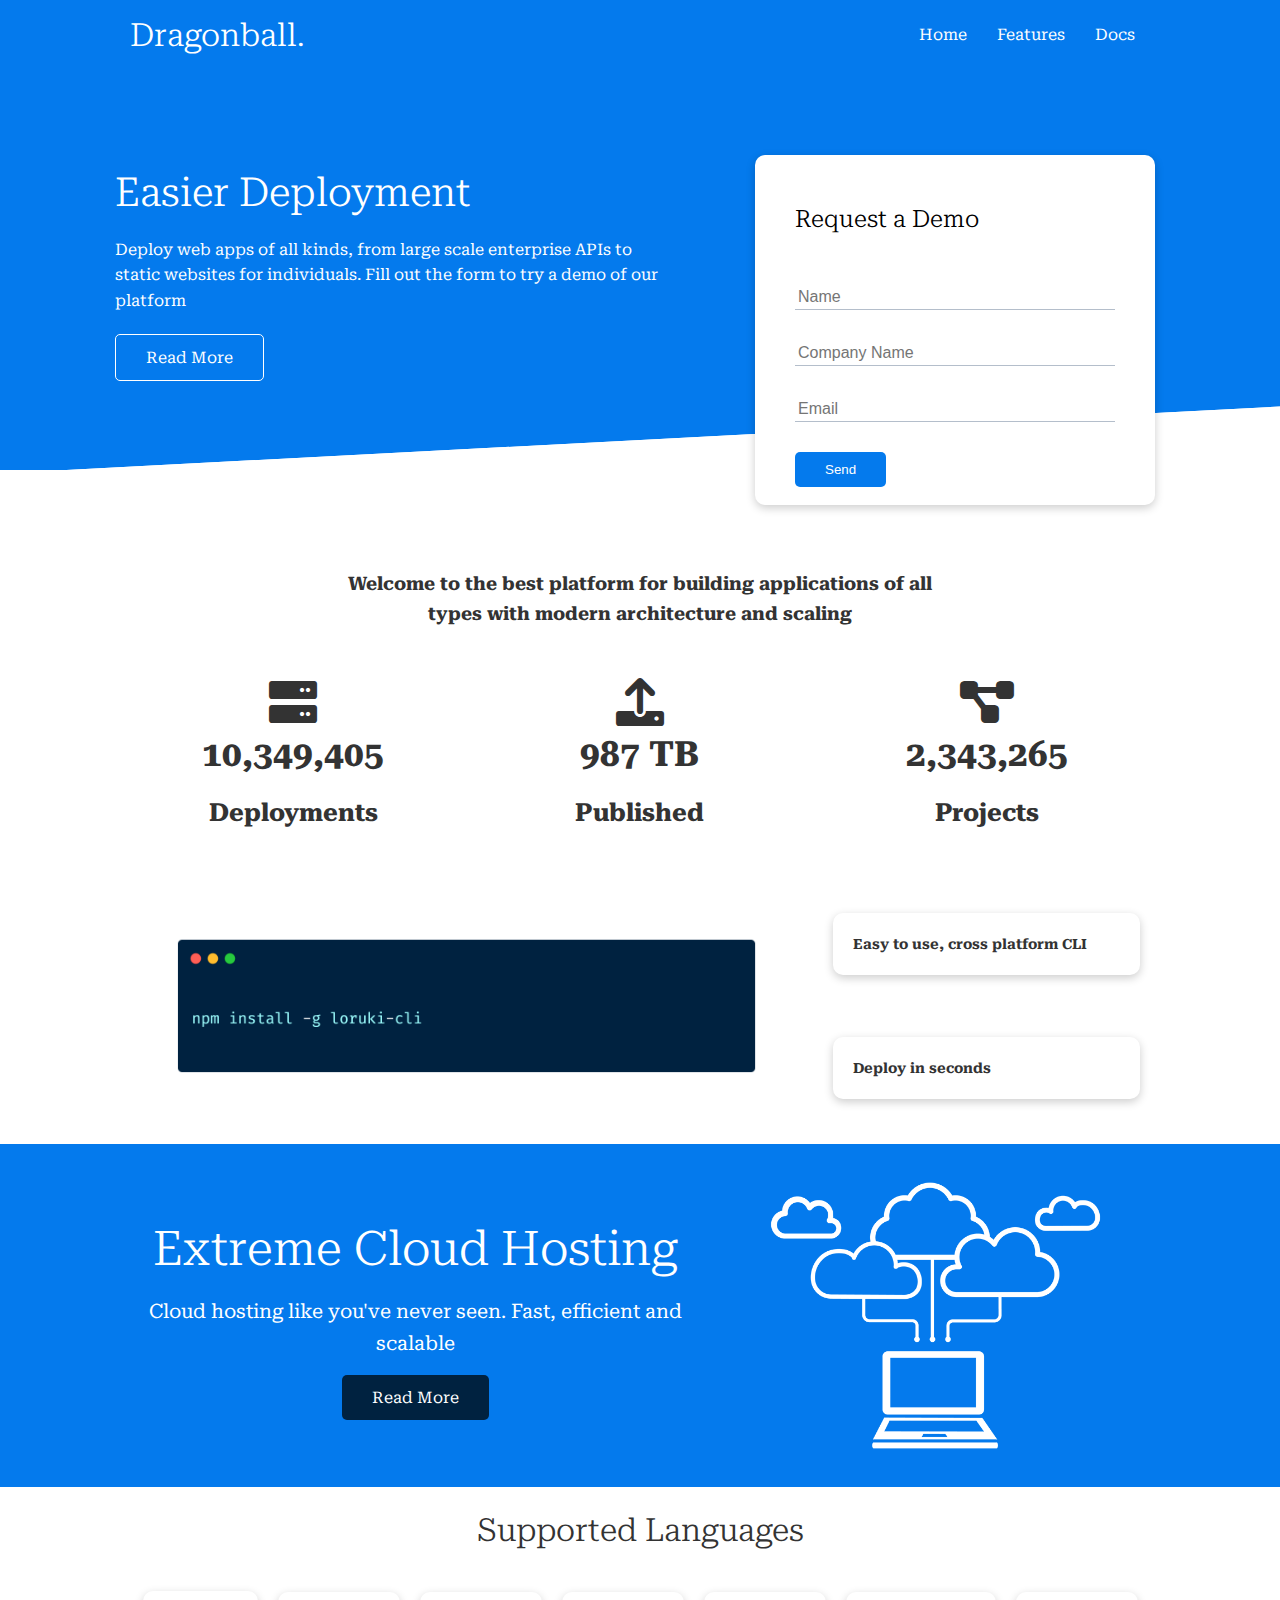
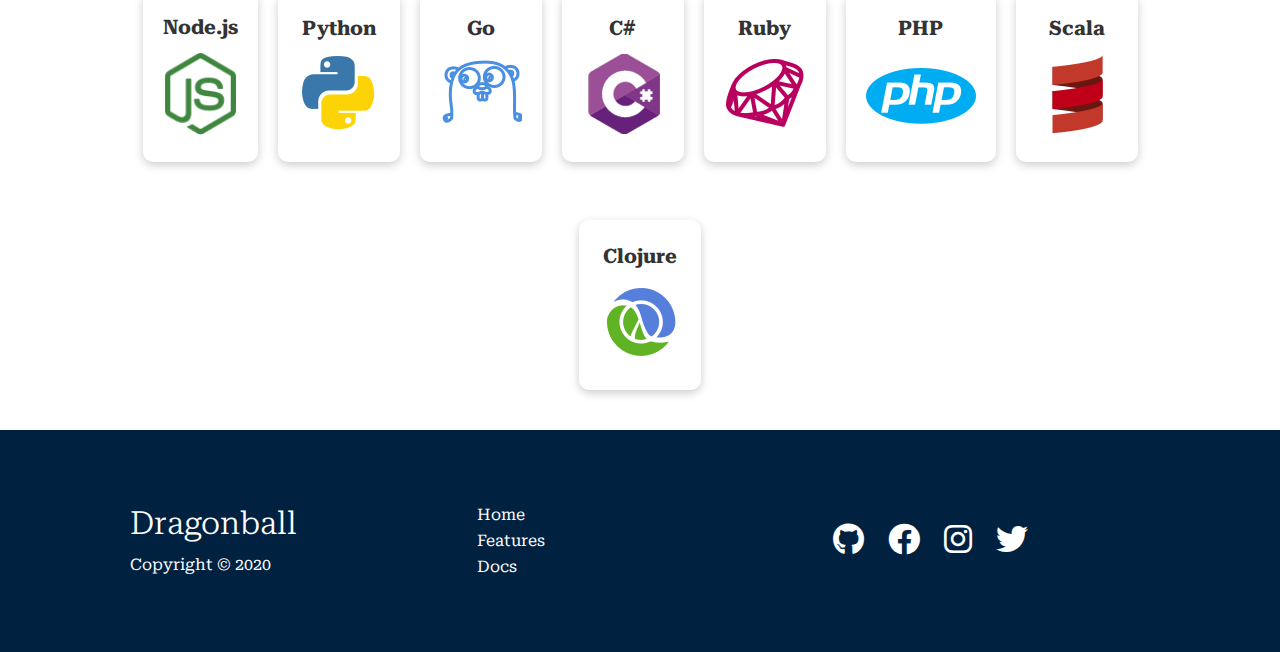
<file: index.html>
<!DOCTYPE html>
<html lang="en">
  <head>
    <meta charset="UTF-8" />
    <meta http-equiv="X-UA-Compatible" content="IE=edge" />
    <meta name="viewport" content="width=device-width, initial-scale=1.0" />
    <title>Dragonball | Cloud Hosting For Everyone</title>
    <link
      rel="stylesheet"
      href="https://cdnjs.cloudflare.com/ajax/libs/font-awesome/6.0.0/css/all.min.css"
      integrity="sha512-9usAa10IRO0HhonpyAIVpjrylPvoDwiPUiKdWk5t3PyolY1cOd4DSE0Ga+ri4AuTroPR5aQvXU9xC6qOPnzFeg=="
      crossorigin="anonymous"
      referrerpolicy="no-referrer"
    />
    <link rel="stylesheet" href="./css/utilities.css" />
    <link rel="stylesheet" href="./css/style.css" />
  </head>
  <body>
    <div class="navbar">
      <div class="container flex">
        <h1 class="logo">Dragonball.</h1>
        <nav>
          <ul>
            <li><a href="index.html">Home</a></li>
            <li><a href="features.html">Features</a></li>
            <li><a href="docs.html">Docs</a></li>
          </ul>
        </nav>
      </div>
    </div>
    <section class="showcase">
      <div class="container grid">
        <div class="showcase-text">
          <h1>Easier Deployment</h1>
          <p>
            Deploy web apps of all kinds, from large scale enterprise APIs to
            static websites for individuals. Fill out the form to try a demo of
            our platform
          </p>
          <a href="features.html" class="btn btn-outline">Read More</a>
        </div>

        <div class="showcase-form card">
          <h2>Request a Demo</h2>
          <form
            name="contact"
            method="POST"
            netlify-honeypot="bot-field"
            data-netlify="true"
          >
            <p class="hidden">
              <label
                >Don't fill this out if you're human:
                <input name="bot-field" />
              </label>
            </p>
            <input type="hidden" name="form-name" value="contact" />
            <div class="form-control">
              <input type="text" name="name" placeholder="Name" required />
            </div>
            <div class="form-control">
              <input
                type="text"
                name="company"
                placeholder="Company Name"
                required
              />
            </div>
            <div class="form-control">
              <input type="email" name="email" placeholder="Email" required />
            </div>
            <input type="submit" value="Send" class="btn btn-primary" />
          </form>
        </div>
      </div>
    </section>
    <section class="stats">
      <div class="container">
        <h3 class="stats-heading text-center my-1">
          Welcome to the best platform for building applications of all types
          with modern architecture and scaling
        </h3>
        <div class="grid grid-3 text-center my-4">
          <div>
            <i class="fas fa-server fa-3x"></i>
            <h3>10,349,405</h3>
            <p class="text-secondary">Deployments</p>
          </div>
          <div>
            <i class="fas fa-upload fa-3x"></i>
            <h3>987 TB</h3>
            <p class="text-secondary">Published</p>
          </div>
          <div>
            <i class="fas fa-project-diagram fa-3x"></i>
            <h3>2,343,265</h3>
            <p class="text-secondary">Projects</p>
          </div>
        </div>
      </div>
    </section>

    <section class="cli">
      <div class="container grid">
        <img src="images/cli.png" alt="" />
        <div class="card">
          <h3>Easy to use, cross platform CLI</h3>
        </div>
        <div class="card">
          <h3>Deploy in seconds</h3>
        </div>
      </div>
    </section>

    <section class="cloud bg-primary my-2 py-2">
      <div class="container grid">
        <div class="text-center">
          <h2 class="lg">Extreme Cloud Hosting</h2>
          <p class="lead my-1">
            Cloud hosting like you've never seen. Fast, efficient and scalable
          </p>
          <a href="features.html" class="btn btn-dark">Read More</a>
        </div>
        <img src="images/cloud.png" alt="" />
      </div>
    </section>

    <section class="languages">
      <h2 class="md text-center my-2">Supported Languages</h2>
      <div class="container flex">
        <div class="card">
          <h4>Node.js</h4>
          <img src="/images/logos/node.png" alt="" />
        </div>
        <div class="card">
          <h4>Python</h4>
          <img src="/images/logos/python.png" alt="" />
        </div>
        <div class="card">
          <h4>Go</h4>
          <img src="/images/logos/go.png" alt="" />
        </div>
        <div class="card">
          <h4>C#</h4>
          <img src="/images/logos/csharp.png" alt="" />
        </div>
        <div class="card">
          <h4>Ruby</h4>
          <img src="/images/logos/ruby.png" alt="" />
        </div>
        <div class="card">
          <h4>PHP</h4>
          <img src="/images/logos/php.png" alt="" />
        </div>
        <div class="card">
          <h4>Scala</h4>
          <img src="/images/logos/scala.png" alt="" />
        </div>
        <div class="card">
          <h4>Clojure</h4>
          <img src="/images/logos/clojure.png" alt="" />
        </div>
      </div>
    </section>

    <footer class="footer bg-dark py-5">
      <div class="container grid grid-3">
        <div>
          <h1>Dragonball</h1>
          <p>Copyright &copy; 2020</p>
        </div>
        <nav>
          <ul>
            <li><a href="index.html">Home</a></li>
            <li><a href="features.html">Features</a></li>
            <li><a href="docs.html">Docs</a></li>
          </ul>
        </nav>
        <div class="social">
          <a href="#"><i class="fab fa-github fa-2x"></i></a>
          <a href="#"><i class="fab fa-facebook fa-2x"></i></a>
          <a href="#"><i class="fab fa-instagram fa-2x"></i></a>
          <a href="#"><i class="fab fa-twitter fa-2x"></i></a>
        </div>
      </div>
    </footer>
  </body>
</html>
</file>
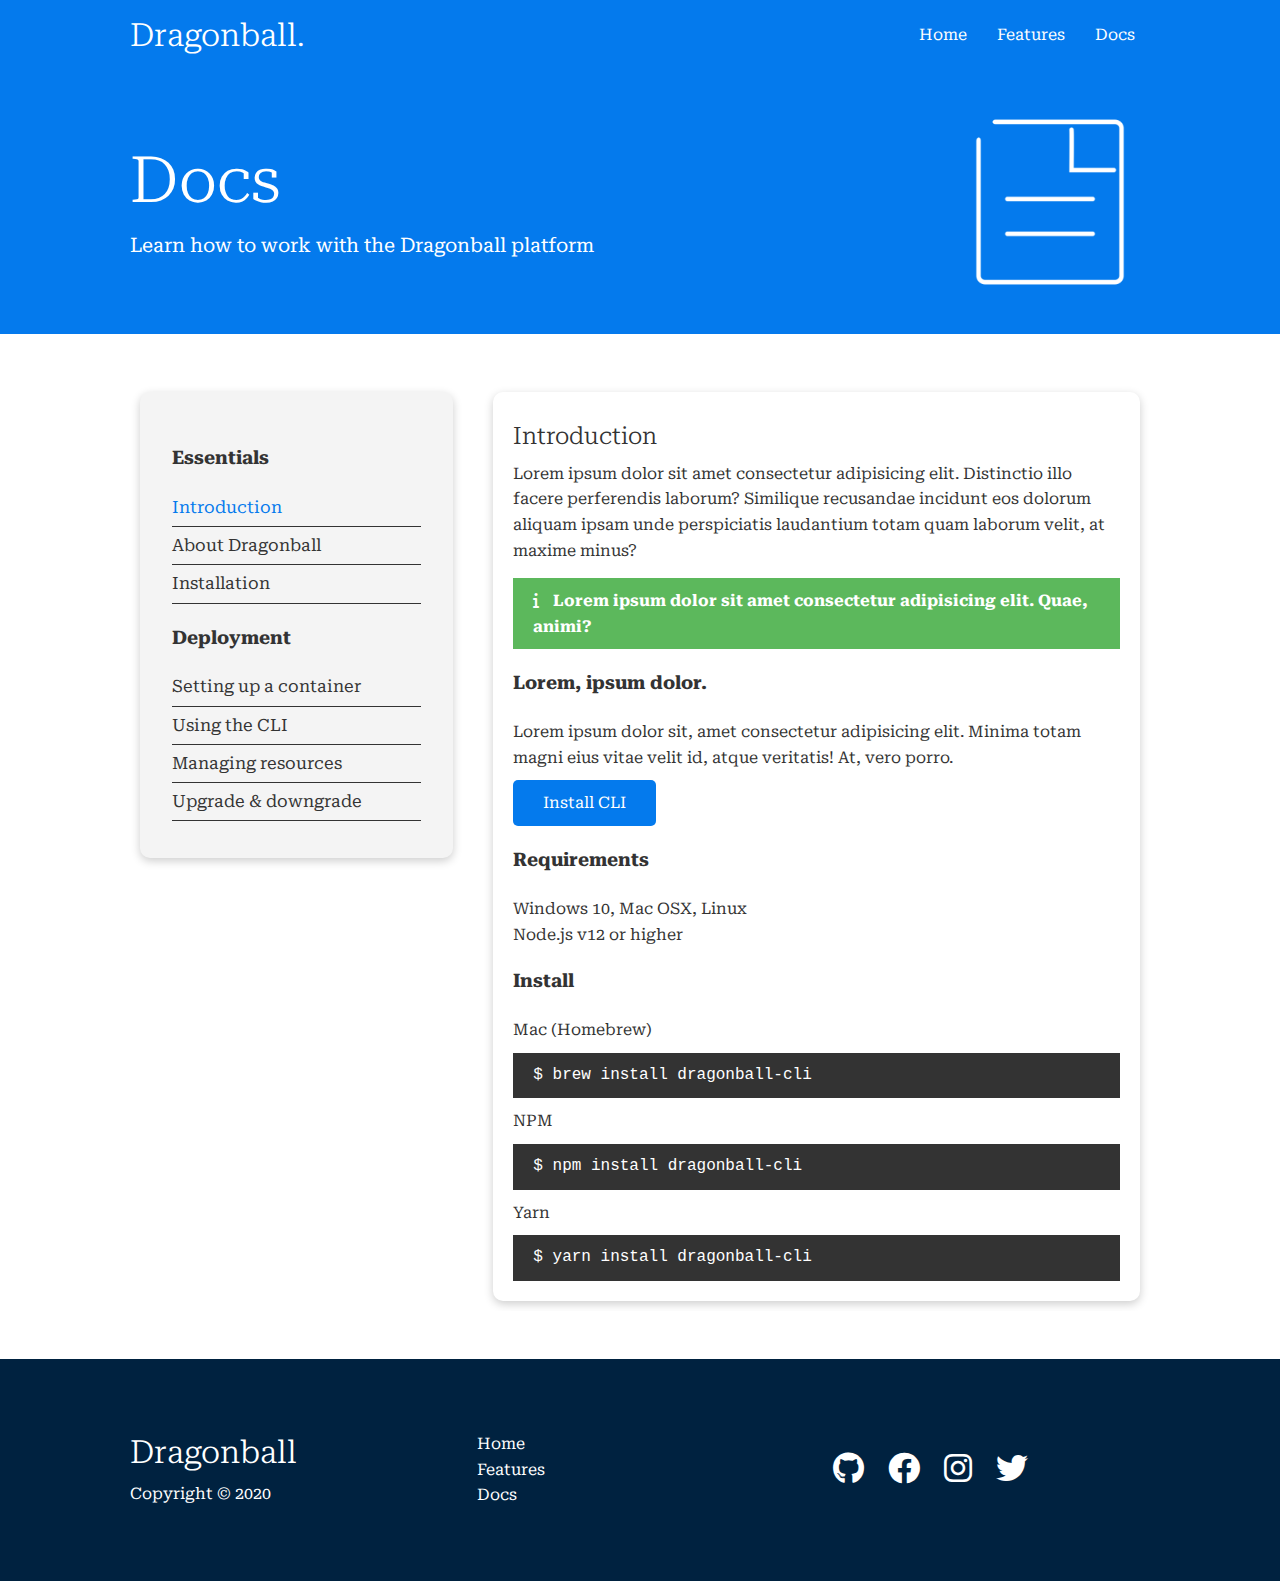
<file: docs.html>
<!DOCTYPE html>
<html lang="en">
  <head>
    <meta charset="UTF-8" />
    <meta http-equiv="X-UA-Compatible" content="IE=edge" />
    <meta name="viewport" content="width=device-width, initial-scale=1.0" />
    <title>Dragonball | Cloud Hosting For Everyone</title>
    <link
      rel="stylesheet"
      href="https://cdnjs.cloudflare.com/ajax/libs/font-awesome/6.0.0/css/all.min.css"
      integrity="sha512-9usAa10IRO0HhonpyAIVpjrylPvoDwiPUiKdWk5t3PyolY1cOd4DSE0Ga+ri4AuTroPR5aQvXU9xC6qOPnzFeg=="
      crossorigin="anonymous"
      referrerpolicy="no-referrer"
    />
    <link rel="stylesheet" href="./css/utilities.css" />
    <link rel="stylesheet" href="./css/style.css" />
  </head>
  <body>
    <!-- Navbar -->
    <div class="navbar">
      <div class="container flex">
        <h1 class="logo">Dragonball.</h1>
        <nav>
          <ul>
            <li><a href="index.html">Home</a></li>
            <li><a href="features.html">Features</a></li>
            <li><a href="docs.html">Docs</a></li>
          </ul>
        </nav>
      </div>
    </div>

    <!-- Head -->
    <section class="docs-head bg-primary py-3">
      <div class="container grid">
        <div>
          <h1 class="xl">Docs</h1>
          <p class="lead">Learn how to work with the Dragonball platform</p>
        </div>
        <img src="images/docs.png" alt="" />
      </div>
    </section>

    <!-- Docs main -->
    <section class="docs-main my-4">
      <div class="container grid">
        <div class="card bg-light p-3">
          <h3 class="my-2">Essentials</h3>
          <nav>
            <ul>
              <li><a class="text-primary" href="#">Introduction</a></li>
              <li><a href="#">About Dragonball</a></li>
              <li><a href="#">Installation</a></li>
            </ul>
          </nav>

          <h3 class="my-2">Deployment</h3>
          <nav>
            <ul>
              <li><a href="#">Setting up a container</a></li>
              <li><a href="#">Using the CLI</a></li>
              <li><a href="#">Managing resources</a></li>
              <li><a href="#">Upgrade & downgrade</a></li>
            </ul>
          </nav>
        </div>
        <div class="card">
          <h2>Introduction</h2>
          <p>
            Lorem ipsum dolor sit amet consectetur adipisicing elit. Distinctio
            illo facere perferendis laborum? Similique recusandae incidunt eos
            dolorum aliquam ipsam unde perspiciatis laudantium totam quam
            laborum velit, at maxime minus?
          </p>

          <div class="alert alert-success">
            <i class="fas fa-info"></i> Lorem ipsum dolor sit amet consectetur
            adipisicing elit. Quae, animi?
          </div>

          <h3>Lorem, ipsum dolor.</h3>
          <p>
            Lorem ipsum dolor sit, amet consectetur adipisicing elit. Minima
            totam magni eius vitae velit id, atque veritatis! At, vero porro.
          </p>
          <a href="#" class="btn btn-primary">Install CLI</a>

          <h3>Requirements</h3>
          <ul>
            <li>Windows 10, Mac OSX, Linux</li>
            <li>Node.js v12 or higher</li>
          </ul>

          <h3>Install</h3>
          <p>Mac (Homebrew)</p>
          <pre><code>$ brew install dragonball-cli</code></pre>
          <p>NPM</p>
          <pre><code>$ npm install dragonball-cli</code></pre>
          <p>Yarn</p>
          <pre><code>$ yarn install dragonball-cli</code></pre>
        </div>
      </div>
    </section>

    <!-- Footer -->
    <footer class="footer bg-dark py-5">
      <div class="container grid grid-3">
        <div>
          <h1>Dragonball</h1>
          <p>Copyright &copy; 2020</p>
        </div>
        <nav>
          <ul>
            <li><a href="index.html">Home</a></li>
            <li><a href="features.html">Features</a></li>
            <li><a href="docs.html">Docs</a></li>
          </ul>
        </nav>
        <div class="social">
          <a href="#"><i class="fab fa-github fa-2x"></i></a>
          <a href="#"><i class="fab fa-facebook fa-2x"></i></a>
          <a href="#"><i class="fab fa-instagram fa-2x"></i></a>
          <a href="#"><i class="fab fa-twitter fa-2x"></i></a>
        </div>
      </div>
    </footer>
  </body>
</html>
</file>
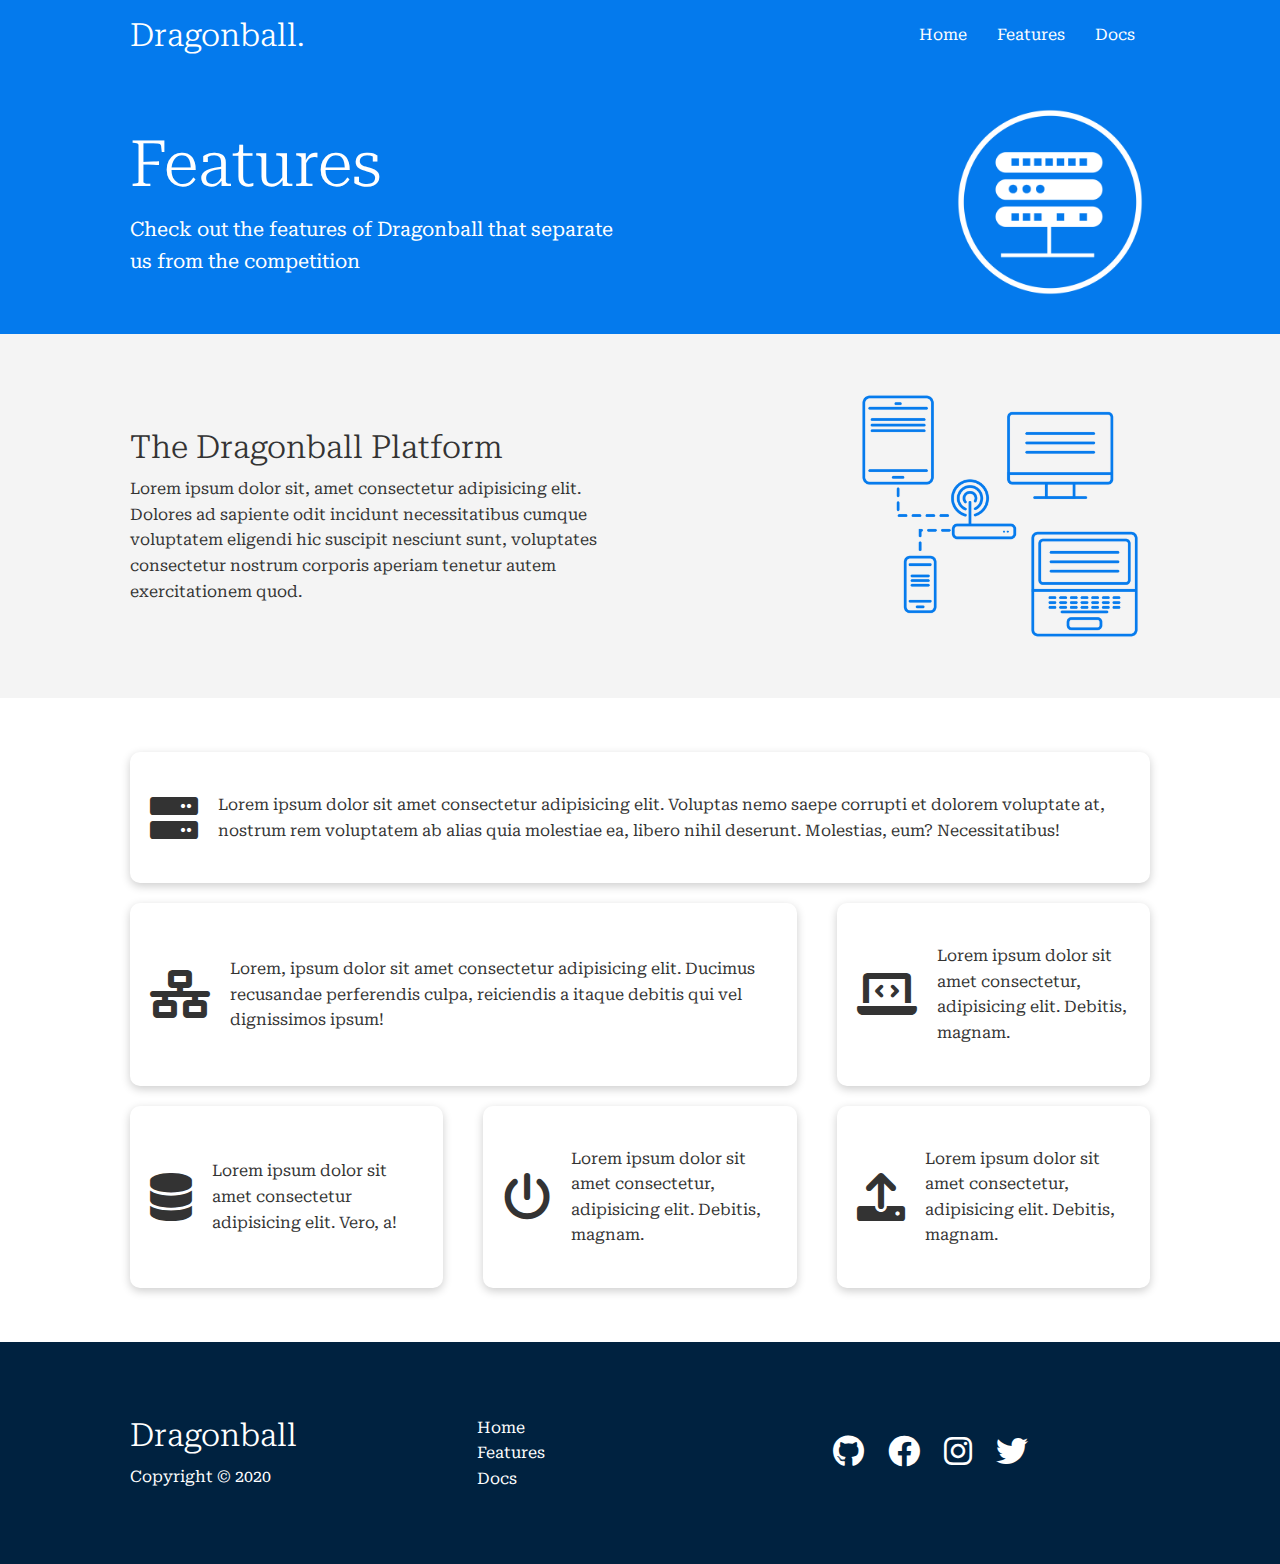
<file: features.html>
<!DOCTYPE html>
<html lang="en">
  <head>
    <meta charset="UTF-8" />
    <meta http-equiv="X-UA-Compatible" content="IE=edge" />
    <meta name="viewport" content="width=device-width, initial-scale=1.0" />
    <title>Dragonball | Cloud Hosting For Everyone</title>
    <link
      rel="stylesheet"
      href="https://cdnjs.cloudflare.com/ajax/libs/font-awesome/6.0.0/css/all.min.css"
      integrity="sha512-9usAa10IRO0HhonpyAIVpjrylPvoDwiPUiKdWk5t3PyolY1cOd4DSE0Ga+ri4AuTroPR5aQvXU9xC6qOPnzFeg=="
      crossorigin="anonymous"
      referrerpolicy="no-referrer"
    />
    <link rel="stylesheet" href="./css/utilities.css" />
    <link rel="stylesheet" href="./css/style.css" />
  </head>
  <body>
    <div class="navbar">
      <div class="container flex">
        <h1 class="logo">Dragonball.</h1>
        <nav>
          <ul>
            <li><a href="index.html">Home</a></li>
            <li><a href="features.html">Features</a></li>
            <li><a href="docs.html">Docs</a></li>
          </ul>
        </nav>
      </div>
    </div>

    <section class="features-head bg-primary py-3">
      <div class="container grid">
        <div>
          <h1 class="xl">Features</h1>
          <p class="lead">
            Check out the features of Dragonball that separate us from the
            competition
          </p>
        </div>
        <img src="images/server.png" alt="" />
      </div>
    </section>

    <section class="features-sub-head bg-light py-3">
      <div class="container grid">
        <div>
          <h1 class="md">The Dragonball Platform</h1>
          <p>
            Lorem ipsum dolor sit, amet consectetur adipisicing elit. Dolores ad
            sapiente odit incidunt necessitatibus cumque voluptatem eligendi hic
            suscipit nesciunt sunt, voluptates consectetur nostrum corporis
            aperiam tenetur autem exercitationem quod.
          </p>
        </div>
        <img src="images/server2.png" alt="" />
      </div>
    </section>

    <section class="features-main my-2">
      <div class="container grid grid-3">
        <div class="card flex">
          <i class="fas fa-server fa-3x"></i>
          <p>
            Lorem ipsum dolor sit amet consectetur adipisicing elit. Voluptas
            nemo saepe corrupti et dolorem voluptate at, nostrum rem voluptatem
            ab alias quia molestiae ea, libero nihil deserunt. Molestias, eum?
            Necessitatibus!
          </p>
        </div>
        <div class="card flex">
          <i class="fas fa-network-wired fa-3x"></i>
          <p>
            Lorem, ipsum dolor sit amet consectetur adipisicing elit. Ducimus
            recusandae perferendis culpa, reiciendis a itaque debitis qui vel
            dignissimos ipsum!
          </p>
        </div>
        <div class="card flex">
          <i class="fas fa-laptop-code fa-3x"></i>
          <p>
            Lorem ipsum dolor sit amet consectetur, adipisicing elit. Debitis,
            magnam.
          </p>
        </div>
        <div class="card flex">
          <i class="fas fa-database fa-3x"></i>
          <p>
            Lorem ipsum dolor sit amet consectetur adipisicing elit. Vero, a!
          </p>
        </div>
        <div class="card flex">
          <i class="fas fa-power-off fa-3x"></i>
          <p>
            Lorem ipsum dolor sit amet consectetur, adipisicing elit. Debitis,
            magnam.
          </p>
        </div>
        <div class="card flex">
          <i class="fas fa-upload fa-3x"></i>
          <p>
            Lorem ipsum dolor sit amet consectetur, adipisicing elit. Debitis,
            magnam.
          </p>
        </div>
      </div>
    </section>

    <footer class="footer bg-dark py-5">
      <div class="container grid grid-3">
        <div>
          <h1>Dragonball</h1>
          <p>Copyright &copy; 2020</p>
        </div>
        <nav>
          <ul>
            <li><a href="index.html">Home</a></li>
            <li><a href="features.html">Features</a></li>
            <li><a href="docs.html">Docs</a></li>
          </ul>
        </nav>
        <div class="social">
          <a href="#"><i class="fab fa-github fa-2x"></i></a>
          <a href="#"><i class="fab fa-facebook fa-2x"></i></a>
          <a href="#"><i class="fab fa-instagram fa-2x"></i></a>
          <a href="#"><i class="fab fa-twitter fa-2x"></i></a>
        </div>
      </div>
    </footer>
  </body>
</html>
</file>
<file: css/utilities.css>
.container {
  max-width: 1100px;
  margin: 0 auto;
  overflow: auto;
  padding: 0 40px;
}

.card {
  background-color: #fff;
  border-radius: 10px;
  box-shadow: 0 3px 10px rgba(0, 0, 0, 0.2);
  padding: 20px;
  margin: 10px;
}

.alert {
  background-color: var(--light-color);
  padding: 10px 20px;
  font-weight: bold;
  margin: 15px 0;
}

.alert i {
  margin-right: 10px;
}

.alert-success {
  background-color: var(--success-color);
  color: #fff;
}

.alert-error {
  background-color: var(--error-color);
  color: #fff;
}

.flex {
  display: flex;
  justify-content: center;
  align-items: center;
  height: 100%;
}

.grid {
  display: grid;
  grid-template-columns: repeat(2, 1fr);
  gap: 20px;
  justify-content: center;
  align-items: center;
  height: 100%;
}

.grid-3 {
  grid-template-columns: repeat(3, 1fr);
}

.btn {
  display: inline-block;
  padding: 10px 30px;
  cursor: pointer;
  background: var(--primary-color);
  color: #fff;
  border: none;
  border-radius: 5px;
}

.btn-outline {
  background-color: transparent;
  border: 1px solid white;
}

.btn:hover {
  transform: scale(0.9);
}

.bg-primary,
.btn-primary {
  background-color: var(--primary-color);
  color: #fff;
}

.bg-secondary,
.btn-secondary {
  background-color: var(--secondary-color);
  color: #fff;
}

.bg-dark,
.btn-dark {
  background-color: var(--dark-color);
  color: #fff;
}

.bg-light,
.btn-light {
  background-color: var(--light-color);
  color: #333;
}

.text-primary {
  color: var(--primary-color);
}

.bg-primary a,
.btn-primary a,
.bg-secondary a,
.btn-secondary a,
.bg-dark a,
.btn-dark a {
  color: #fff;
}

.text-center {
  text-align: center;
}

/* Margin */

.my-1 {
  margin: 1rem 0;
}

.my-2 {
  margin: 1.5rem 0;
}

.my-3 {
  margin: 2rem 0;
}

.my-4 {
  margin: 3rem 0;
}

.my-5 {
  margin: 4rem 0;
}

.m-1 {
  margin: 1rem;
}

.m-2 {
  margin: 1.5rem;
}

.m-3 {
  margin: 2rem;
}

.m-4 {
  margin: 3rem;
}

.m-5 {
  margin: 4rem;
}

/* Padding */

.py-1 {
  padding: 1rem 0;
}

.py-2 {
  padding: 1.5rem 0;
}

.py-3 {
  padding: 2rem 0;
}

.py-4 {
  padding: 3rem 0;
}

.py-5 {
  padding: 4rem 0;
}

.p-1 {
  padding: 1rem;
}

.p-2 {
  padding: 1.5rem;
}

.p-3 {
  padding: 2rem;
}

.p-4 {
  padding: 3rem;
}

.p-5 {
  padding: 4rem;
}

/*Text sizes*/

.lead {
  font-size: 20px;
}

.sm {
  font-size: 1rem;
}

.md {
  font-size: 2rem;
}

.lg {
  font-size: 3rem;
}

.xl {
  font-size: 4rem;
}
</file>
<file: css/style.css>
@import url("https://fonts.googleapis.com/css2?family=Roboto+Serif:wght@100&display=swap");

:root {
  --primary-color: #047aed;
  --secondary-color: #1c3fa8;
  --dark-color: #002240;
  --light-color: #f4f4f4;
  --success-color: #5cb85c;
  --error-color: #d9534f;
}

html {
  font-size: 16px;
}

* {
  box-sizing: border-box;
  padding: 0;
  margin: 0;
}

body {
  font-family: "Roboto Serif", sans-serif;
  color: #333;
  line-height: 1.6;
}

ul {
  list-style-type: none;
}

a {
  text-decoration: none;
  color: #333;
}

h1,
h2 {
  font-weight: 300;
  line-height: 1.2;
  margin: 10px 0;
}

p {
  margin: 10px 0;
}

img {
  width: 100%;
}

.navbar {
  background-color: var(--primary-color);
  color: #fff;
  height: 70px;
}

.navbar ul {
  display: flex;
}

.navbar a {
  color: white;
  padding: 10px;
  margin: 0 5px;
}

.navbar a:hover {
  border-bottom: 2px solid #fff;
}

.navbar .flex {
  justify-content: space-between;
}

/* Showcase */

.showcase {
  height: 400px;
  background-color: var(--primary-color);
  color: #fff;
  position: relative;
}

.showcase h1 {
  font-size: 40px;
}

.showcase h2 {
  color: black;
}

.showcase p {
  margin: 20px 0;
}

.showcase .grid {
  grid-template-columns: 55% 45%;
  gap: 30px;
  overflow: visible;
}

.showcase-text {
  animation: sildeInFromLeft 1s ease-in;
}

.showcase-form {
  position: relative;
  top: 60px;
  height: 350px;
  width: 400px;
  padding: 40px;
  z-index: 100;
  justify-self: flex-end;
  animation: sildeInFromRight 1s ease-in;
}

.showcase-form .form-control {
  margin: 30px 0;
}

.showcase-form input[type="text"],
.showcase-form input[type="email"] {
  border: 0;
  border-bottom: 1px solid #b4becb;
  width: 100%;
  padding: 3px;
  font-size: 16px;
}

.showcase-form input:focus {
  outline: none;
}

.showcase::before,
.showcase::after {
  content: "";
  position: absolute;
  height: 100px;
  bottom: -70px;
  right: 0;
  left: 0;
  background: #fff;
  transform: skewY(-3deg);
  -webkit-transform: skewY(-3deg);
  -moz-transform: skewY(-3deg);
  -ms-transform: skewY(-3deg);
}

/* Stats */

.stats {
  padding-top: 100px;
  animation: slideInFromBottom 1s ease-in;
}

.stats-heading {
  max-width: 600px;
  margin: auto;
}

.stats .grid h3 {
  font-size: 35px;
}

.stats .grid p {
  font-size: 25px;
  font-weight: bold;
}

/* cli */

.cli h3 {
  font-size: 14px;
}

.cli .grid {
  grid-template-columns: repeat(3, 1fr);
  grid-template-rows: repeat(2, 1fr);
}

.cli .grid > *:first-child {
  grid-column: 1 / span 2;
  grid-row: 1 / span 2;
}

/* cloud */

.cloud .grid {
  grid-template-columns: 4fr 3fr;
}

.languages .flex {
  flex-wrap: wrap;
}

.languages .card {
  text-align: center;
  margin: 18px 10px 40px;
  transition: transform 0.2s ease-in;
}

.languages .card h4 {
  font-size: 20px;
  margin-bottom: 10px;
}

.languages .card:hover {
  transform: translateY(-10px);
}

.footer .social a {
  margin: 0 10px;
}

/* Features */

.features-head img {
  width: 200px;
  justify-self: flex-end;
}

.features-sub-head img {
  width: 300px;
  justify-self: flex-end;
}

.features-main .card > i {
  margin-right: 20px;
}

.features-main .grid {
  padding: 30px;
}

.features-main .grid > *:first-child {
  grid-column: 1 / span 3;
}

.features-main .grid > *:nth-child(2) {
  grid-column: 1 / span 2;
}

.docs-head img {
  width: 200px;
  justify-self: flex-end;
}

.docs-main h3 {
  margin: 20px 0;
}

.docs-main .grid {
  grid-template-columns: 1fr 2fr;
  align-items: flex-start;
}

.docs-main nav li {
  font-size: 17px;
  padding-bottom: 5px;
  margin-bottom: 5px;
  border-bottom: 1px solid #333;
}

.docs-main a:hover {
  font-weight: bold;
}

code,
pre {
  background-color: #333;
  color: #fff;
  padding: 10px;
}

.hidden {
  height: 0;
  visibility: hidden;
}

/* Animations */

@keyframes sildeInFromLeft {
  0% {
    transform: translateX(-100%);
  }
  100% {
    transform: translateX(0);
  }
}

@keyframes sildeInFromRight {
  0% {
    transform: translateX(100%);
  }
  100% {
    transform: translateX(0);
  }
}

@keyframes sildeInFromTop {
  0% {
    transform: translateY(-100%);
  }
  100% {
    transform: translateY(0);
  }
}

@keyframes sildeInFromBottom {
  0% {
    transform: translateY(100%);
  }
  100% {
    transform: translateY(0);
  }
}

/* Tablets and under */

@media (max-width: 768px) {
  .grid,
  .showcase .grid,
  .stats .grid,
  .cli .grid,
  .cloud .grid,
  .features-main .grid,
  .docs-main .grid {
    grid-template-columns: 1fr;
    grid-template-rows: 1fr;
  }

  .showcase {
    height: auto;
  }

  .showcase-text {
    text-align: center;
    margin-top: 40px;
    animation: sildeInFromTop 1s ease-in;
  }

  .showcase-form {
    justify-self: center;
    margin: auto;
    animation: sildeInFromBottom 1s ease-in;
  }

  .cli .grid > *:first-child {
    grid-row: 1;
    grid-column: 1;
  }

  .features-head,
  .features-sub-head,
  .docs-head {
    text-align: center;
  }

  .features-head img,
  .features-sub-head img,
  .docs-head img {
    justify-self: center;
  }

  .features-main .grid > *:first-child,
  .features-main .grid > *:nth-child(2) {
    grid-column: 1;
  }
}

/* Mobile */
@media (max-width: 500px) {
  .navbar {
    height: 110px;
  }
  .navbar .flex {
    flex-direction: column;
  }

  .navbar ul {
    padding: 10px;
    background-color: rgba(0, 0, 0, 0.1);
  }
}
</file>
